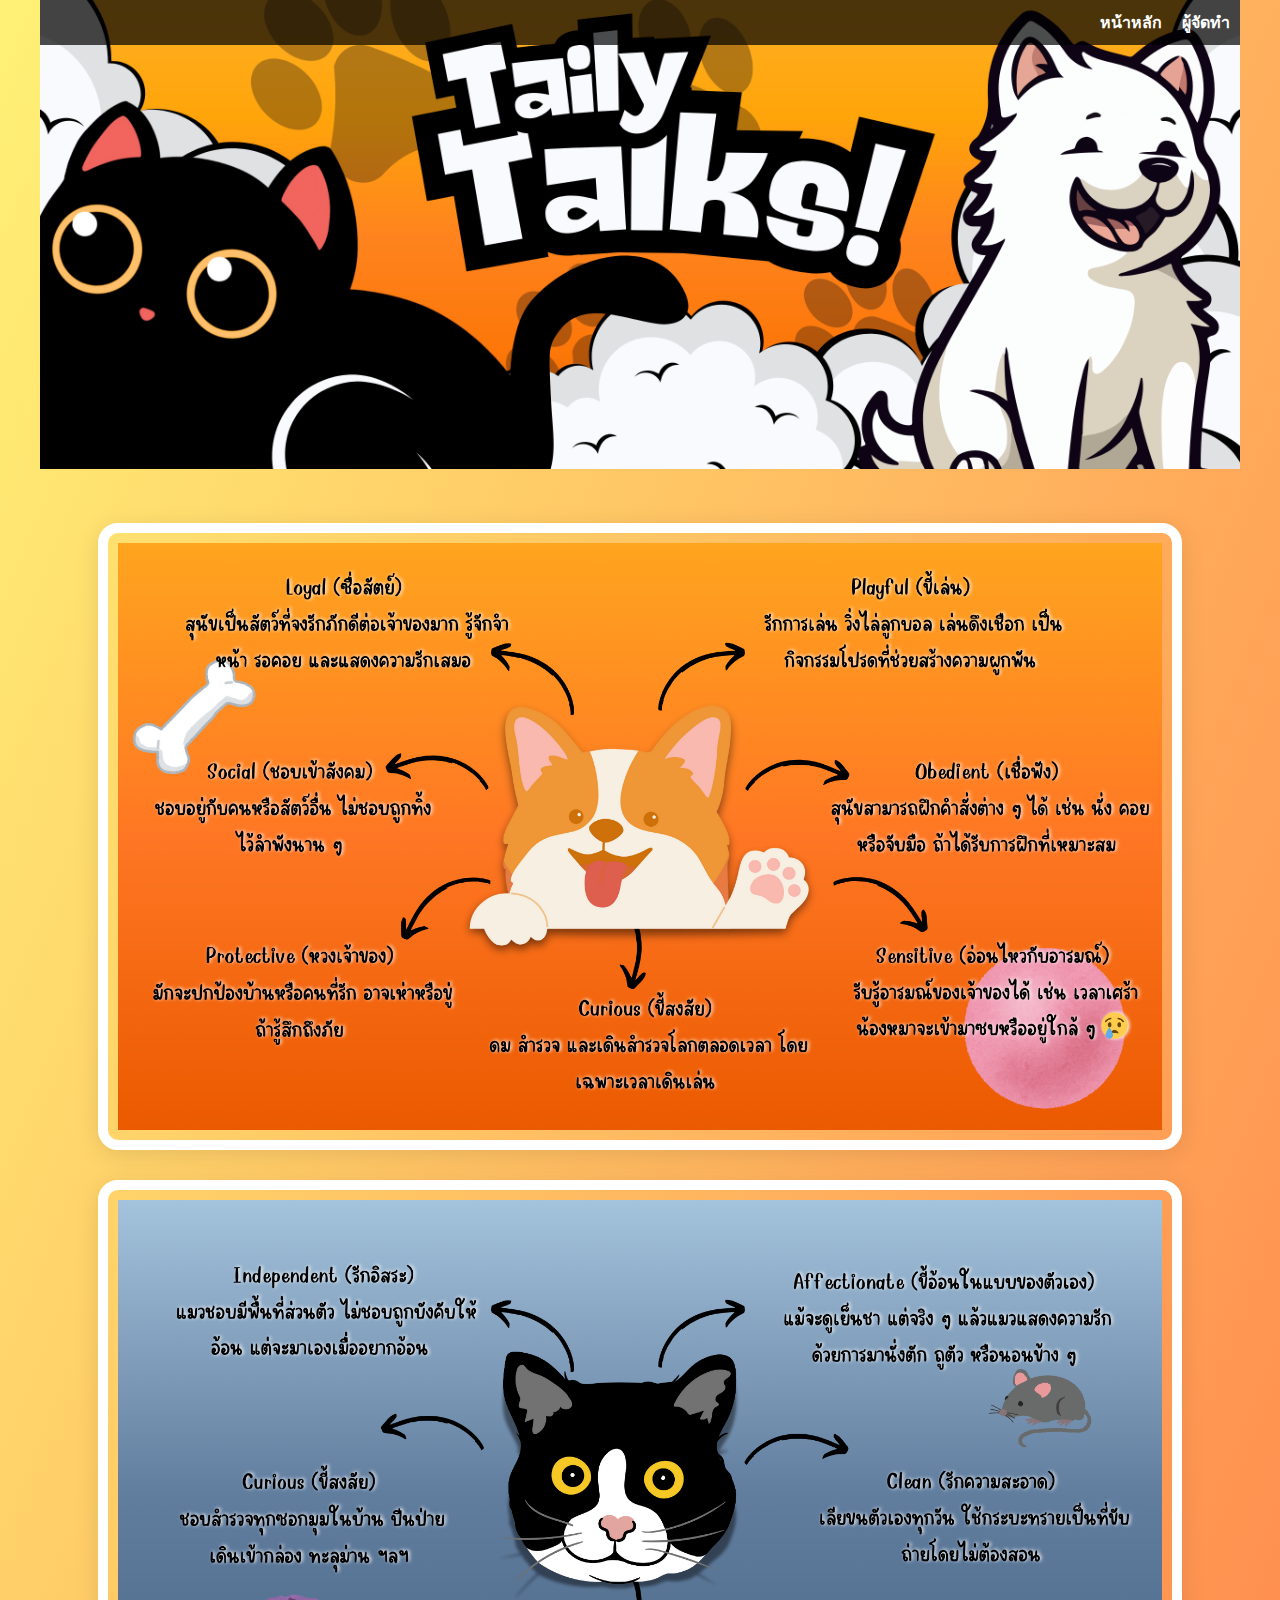
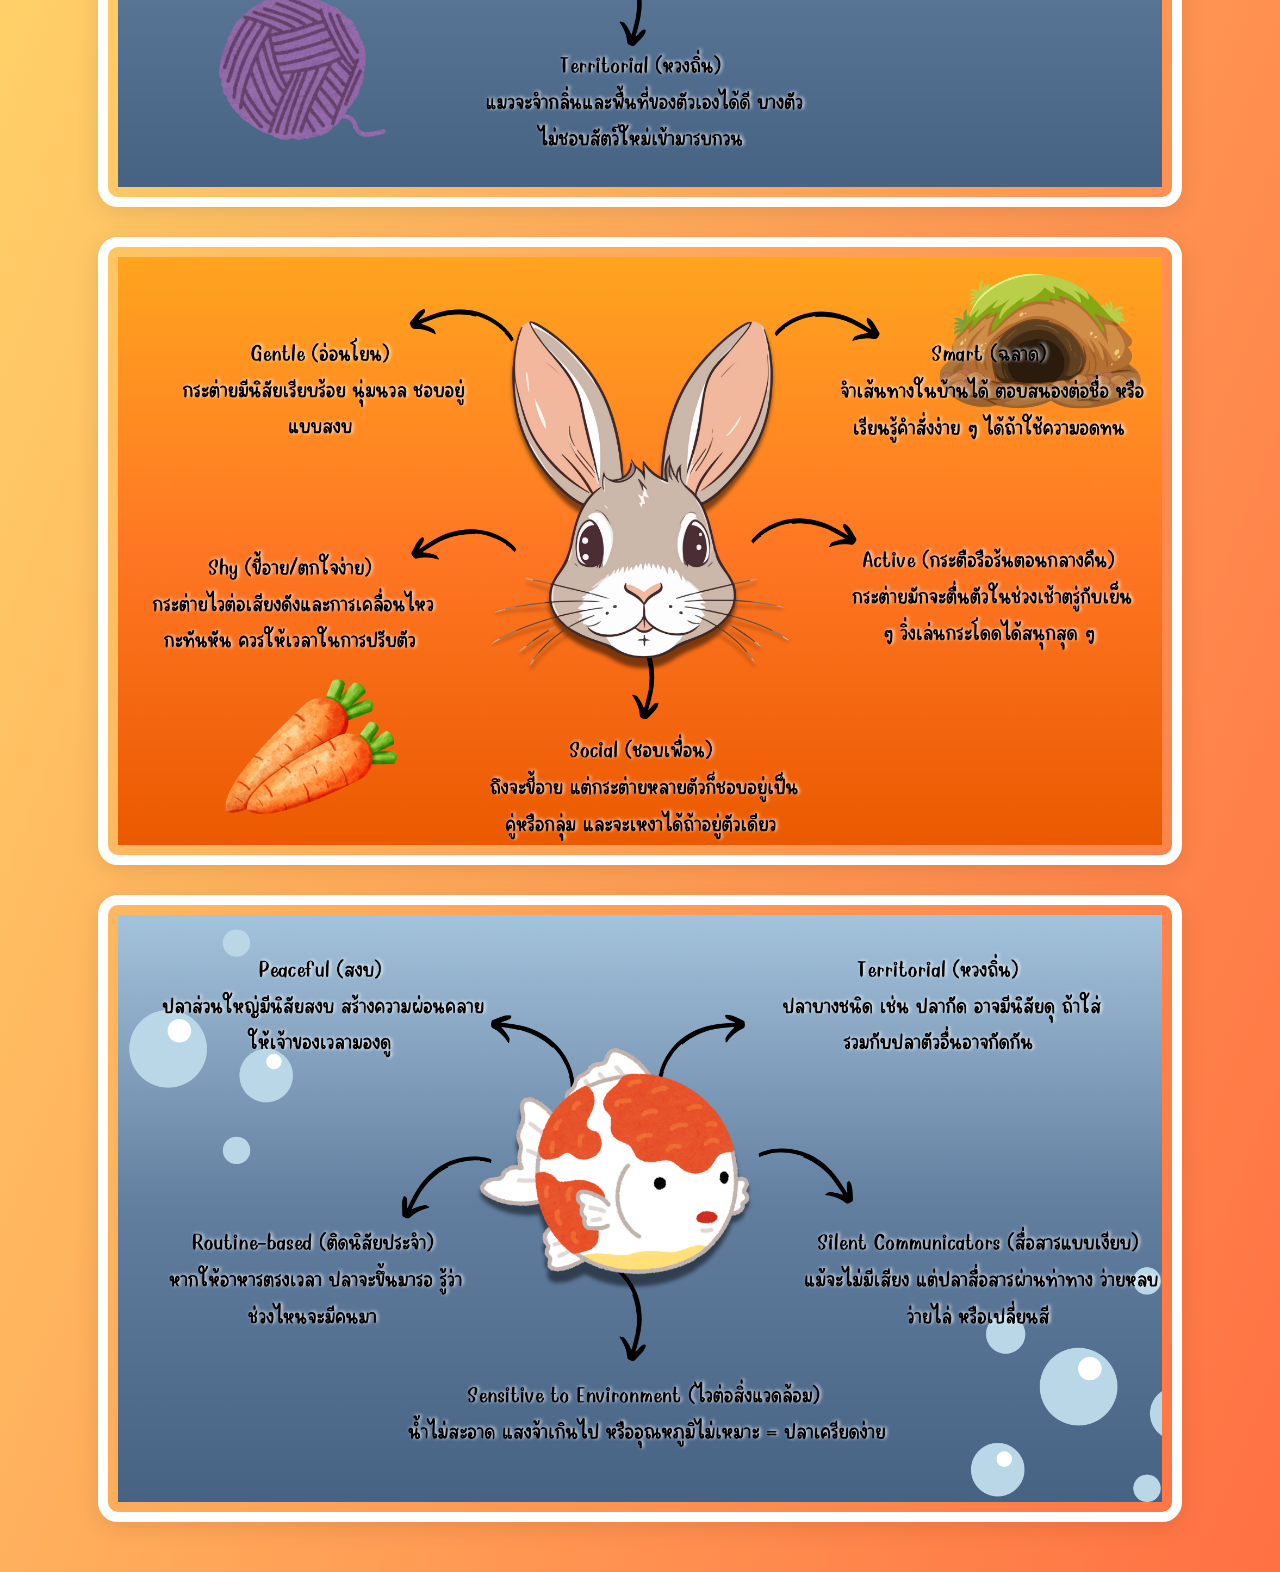
<file: Taily Talks_/Characteristics .html>
<!DOCTYPE html>
<html lang="th">
<head>
  <meta charset="UTF-8">
  <title>Characteristics</title>
  <link rel="stylesheet" href="style.css">
 
<body>

  <!-- คอนเทนเนอร์หลัก -->
  <div class="container">

    <header class="banner">
      <img src="t1.png" alt="Taily Talk Banner">
      <nav class="menu">
        <a href="index.html">หน้าหลัก</a>
        <a href="#">ผู้จัดทำ</a>
  
      </nav>
    </header>

<div class="image-gallery">
    <img src="c1.png" alt="รูปที่ 1">
    <img src="c2.png" alt="รูปที่ 2">
    <img src="c3.png" alt="รูปที่ 3">
    <img src="c4.png" alt="รูปที่ 4">

</div>



</body>
</html>
</file>
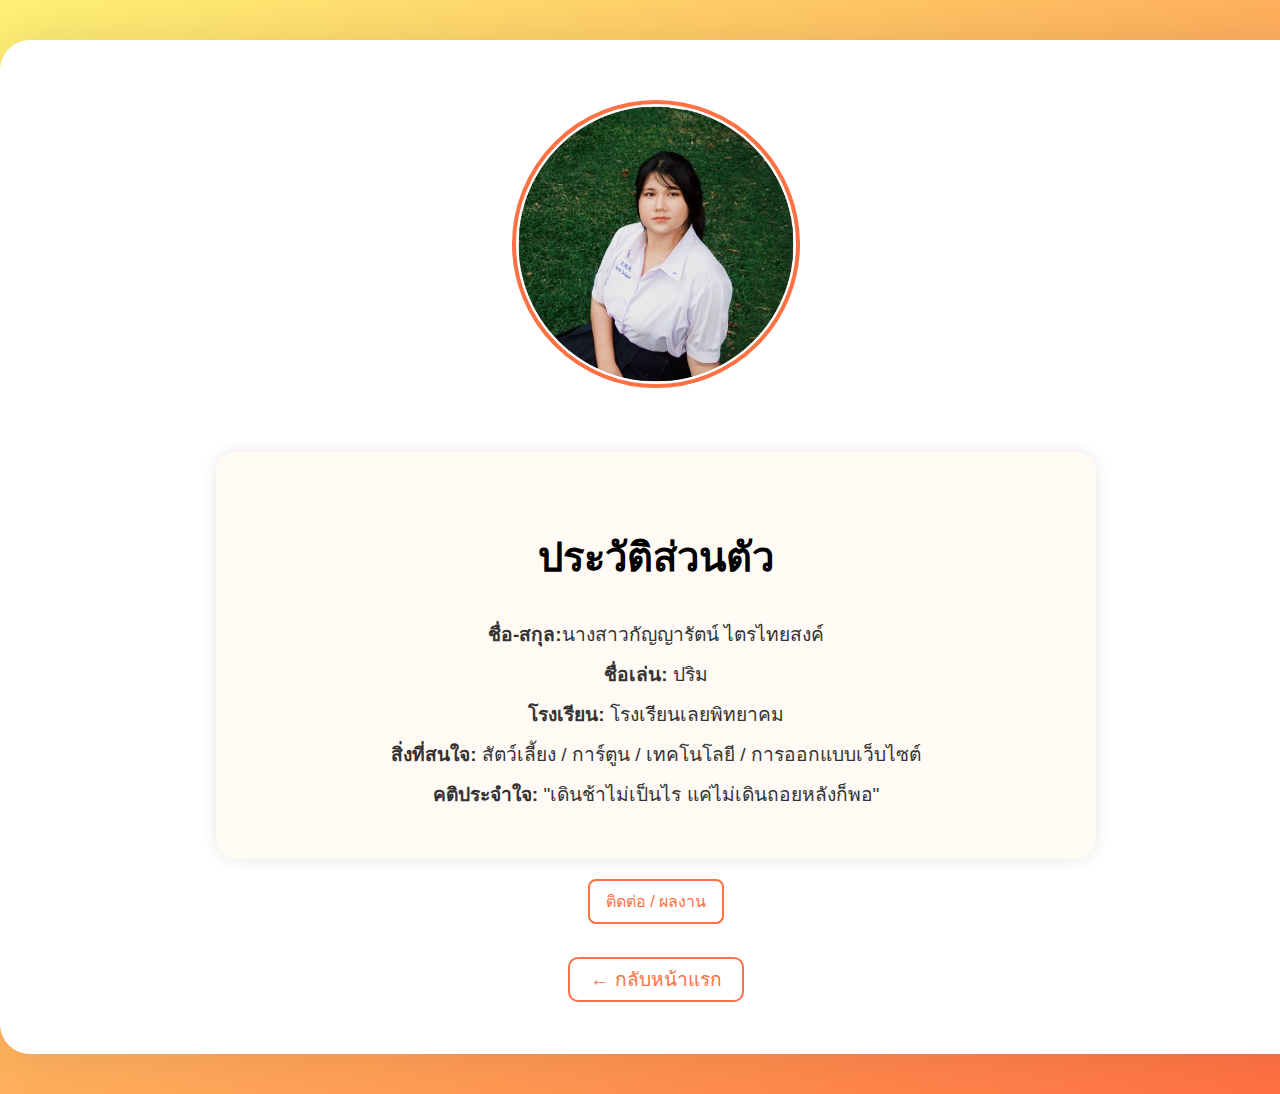
<file: Taily Talks_/Producer.html>
<!DOCTYPE html>
<html lang="th">
<head>
  <meta charset="UTF-8" />
  <title>ผู้จัดทำ</title>
  <link rel="stylesheet" href="style.css" />
</head>
<body>
  <div class="about-container">
    <!-- รูปวงกลม -->
    <img class="profile-img" src="prim.png" alt="Profile">

    <div class="bio-section">
  <h2>ประวัติส่วนตัว</h2>
  
  <div class="bio-detail">
    <p><strong>ชื่อ-สกุล:</strong>นางสาวกัญญารัตน์  ไตรไทยสงค์</p>
    <p><strong>ชื่อเล่น:</strong> ปริม</p>
    <p><strong>โรงเรียน:</strong> โรงเรียนเลยพิทยาคม</p>
    <p><strong>สิ่งที่สนใจ:</strong> สัตว์เลี้ยง / การ์ตูน / เทคโนโลยี / การออกแบบเว็บไซต์</p>
    <p><strong>คติประจำใจ:</strong> "เดินช้าไม่เป็นไร แค่ไม่เดินถอยหลังก็พอ"</p>
  </div>
</div>
    <!-- ลิงก์เพิ่มเติม -->
    <a class="link" href="#">ติดต่อ / ผลงาน</a>

    <div class="back-home">
  <a href="index.html">← กลับหน้าแรก</a>
</div>
  </div>

  

</body>
</html>
</file>
<file: Taily Talks_/style.css>
body {
  margin: 0;
  font-family: Arial, sans-serif;
  background: linear-gradient(to bottom right, #fff176, #ff7043);
  min-height: 100vh;
}

/* คอนเทนเนอร์หลัก */
.container {
  max-width: 1600px;   /* ปรับขนาดสูงสุดได้ */
  margin: 0 auto;      /* จัดตรงกลางจอ */
  padding: 0 40px;     /* ขอบซ้ายขวาเล็ก ๆ */
  
}

/* แบนเนอร์เต็มความกว้างคอนเทนเนอร์ */
.banner {
  position: relative;
}

.banner img {
   width: 100%;
  height: auto;
  max-height: 500px; /* กำหนดความสูงสุดภาพ */
  object-fit: cover;
}

.menu {
  background: rgba(0, 0, 0, 0.7);
  padding: 10px;
  display: flex;
  justify-content: flex-end;
  gap: 20px;
  position: absolute;
  top: 0;
  right: 0;
  width: 100%;
  box-sizing: border-box;
}

.menu a {
  color: white;
  text-decoration: none;
  font-weight: bold;
}

/* กล่องภาพตรงกลาง */
.grid {
  display: grid;
  grid-template-columns: repeat(3, 1fr);
  gap: 40px;
  margin: 20px auto;
}

.grid2 {
  display: grid;
  grid-template-columns: repeat(3, 1fr);
  gap: 30px;
  margin: 10px auto;
}

.grid-box {
  border-radius: 20px;
  overflow: hidden;
}

.grid-box img {
  border-radius: 20px;
  width: 100%;
  height: auto;
  transition: transform 0.2s ease-in-out;
}

.grid-box img:hover {
  transform: scale(1.03);
}
h1 {
  font-size: 68px; /* หรือขนาดที่ต้องการ */
  font-weight: bold;
  color: #000000;     /* เปลี่ยนสีข้อความถ้าต้องการ */
}

.about-container {
  background: white;
  border-radius: 30px;
  text-align: center;
  box-shadow: 0 0 50px rgba(0, 0, 0, 0.1);
  max-width: 1600px;       /* ใช้แค่ครั้งเดียวพอ */
  width: 90%;              /* ขยายให้ยืดตามจอ */
  margin: 40px auto;
  padding: 60px 80px;      /* ทั้งบนล่างและซ้ายขวา */
}


.profile-img {
  width: 280px;
  height: 280px;
  border-radius: 50%;
  object-fit: cover;
  border: 4px solid #ff7043;
  margin-bottom: 20px;
}

.bio-section {
  background: #fffaf3;
  padding: 40px;
  border-radius: 20px;
  box-shadow: 0 0 15px rgba(0,0,0,0.1);
  margin-top: 40px;
  max-width: 800px;
  margin-left: auto;
  margin-right: auto;
}

.bio-section h2 {
  text-align: center;
  color: #000000;
  font-size: 2.5rem;
  margin-bottom: 30px;
}

.bio-detail p {
  font-size: 1.2rem;
  color: #333;
  margin: 10px 0;
}


.link {
  display: inline-block;
  margin-top: 20px;
  color: #ff7043;
  text-decoration: none;
  border: 2px solid #ff7043;
  padding: 8px 16px;
  border-radius: 8px;
  transition: background 0.3s;
}

.link:hover {
  background: #ff7043;
  color: white;
}

.back-home {
  margin-top: 40px;
  text-align: center;
}

.back-home a {
  color: #ff7043;
  font-size: 1.2rem;
  text-decoration: none;
  border: 2px solid #ff7043;
  padding: 10px 20px;
  border-radius: 10px;
  transition: all 0.3s ease;
}

.back-home a:hover {
  background: #ff7043;
  color: white;
}


/* CSS สำหรับแกลเลอรีและรูปภาพปกติ (ใช้ของเดิมของคุณได้เลย) */
.image-gallery {
  display: flex;
  justify-content: center;
  flex-wrap: wrap;
  gap: 30px;
  margin: 50px auto;
  max-width: 1400px;
  padding: 0 20px;
}

.image-gallery img {
  width: 90%; /* หรือขนาดที่คุณต้องการ */
  max-width: 100%;
  height: auto;
  border-radius: 20px;
  box-shadow: 0 5px 25px rgba(0, 0, 0, 0.1);
  transition: transform 0.3s ease-in-out;
  border: 10px solid white; /* กรอบสีขาว */
  padding: 10px; /* ระยะห่างภายในกรอบ */
  cursor: pointer; /* แสดงไอคอนมือชี้เมื่อเอาเมาส์ไปวาง */
}

.image-gallery img:hover {
  transform: scale(1.02);
}

/* CSS สำหรับ image-gallery2 (Thumbnail รูปแนวยาว) */
.image-gallery2 {
  display: flex; /* ใช้ flexbox เพื่อจัดเรียง */
  flex-wrap: wrap; /* ให้ขึ้นบรรทัดใหม่ได้ถ้าพื้นที่ไม่พอ */
  justify-content: center; /* จัดกึ่งกลางรูปภาพในแกลเลอรี */
  gap: 20px; /* ระยะห่างระหว่างรูปภาพ */
  margin: 50px auto; /* ระยะห่างด้านบนและล่าง, จัดกึ่งกลาง */
  max-width: 2000px; /* ความกว้างสูงสุดของแกลเลอรีนี้ */
  padding: 0 20px;
}

.image-gallery2 img {
  width: 600px; /* กำหนดความกว้างของ thumbnail ให้ตายตัว */
  height: auto; /* ปล่อยให้ความสูงปรับตามสัดส่วนของรูปภาพแนวยาว */
  max-width: 100%; /* ไม่ให้รูปใหญ่เกิน container */
  border-radius: 15px; /* มุมโค้งมนเล็กน้อย */
  box-shadow: 0 4px 20px rgba(0, 0, 0, 0.1); /* เงา */
  transition: transform 0.3s ease-in-out;
  border: 8px solid #F0F0F0; /* กรอบสีเทาอ่อน */
  padding: 5px; /* ระยะห่างภายในกรอบ */
  cursor: pointer; /* แสดงไอคอนมือชี้ */
  object-fit: contain; /* สำคัญสำหรับรูปแนวยาว: ทำให้รูปภาพพอดีกับพื้นที่โดยไม่ถูกตัด */
}

.image-gallery2 img:hover {
  transform: scale(1.03); /* ขยายเล็กน้อยเมื่อเอาเมาส์ไปวาง */
}

/* สำหรับข้อความบรรยายใต้แกลเลอรี */
.caption {
  text-align: center; /* จัดกึ่งกลางข้อความ */
  margin-top: 20px; /* ระยะห่างด้านบนจากแกลเลอรี */
  font-size: 4em; /* ขนาดตัวอักษร */
  color: #000000; /* สีข้อความ */
  font-weight: bold; /* ทำให้ตัวหนา */
}
</file>
